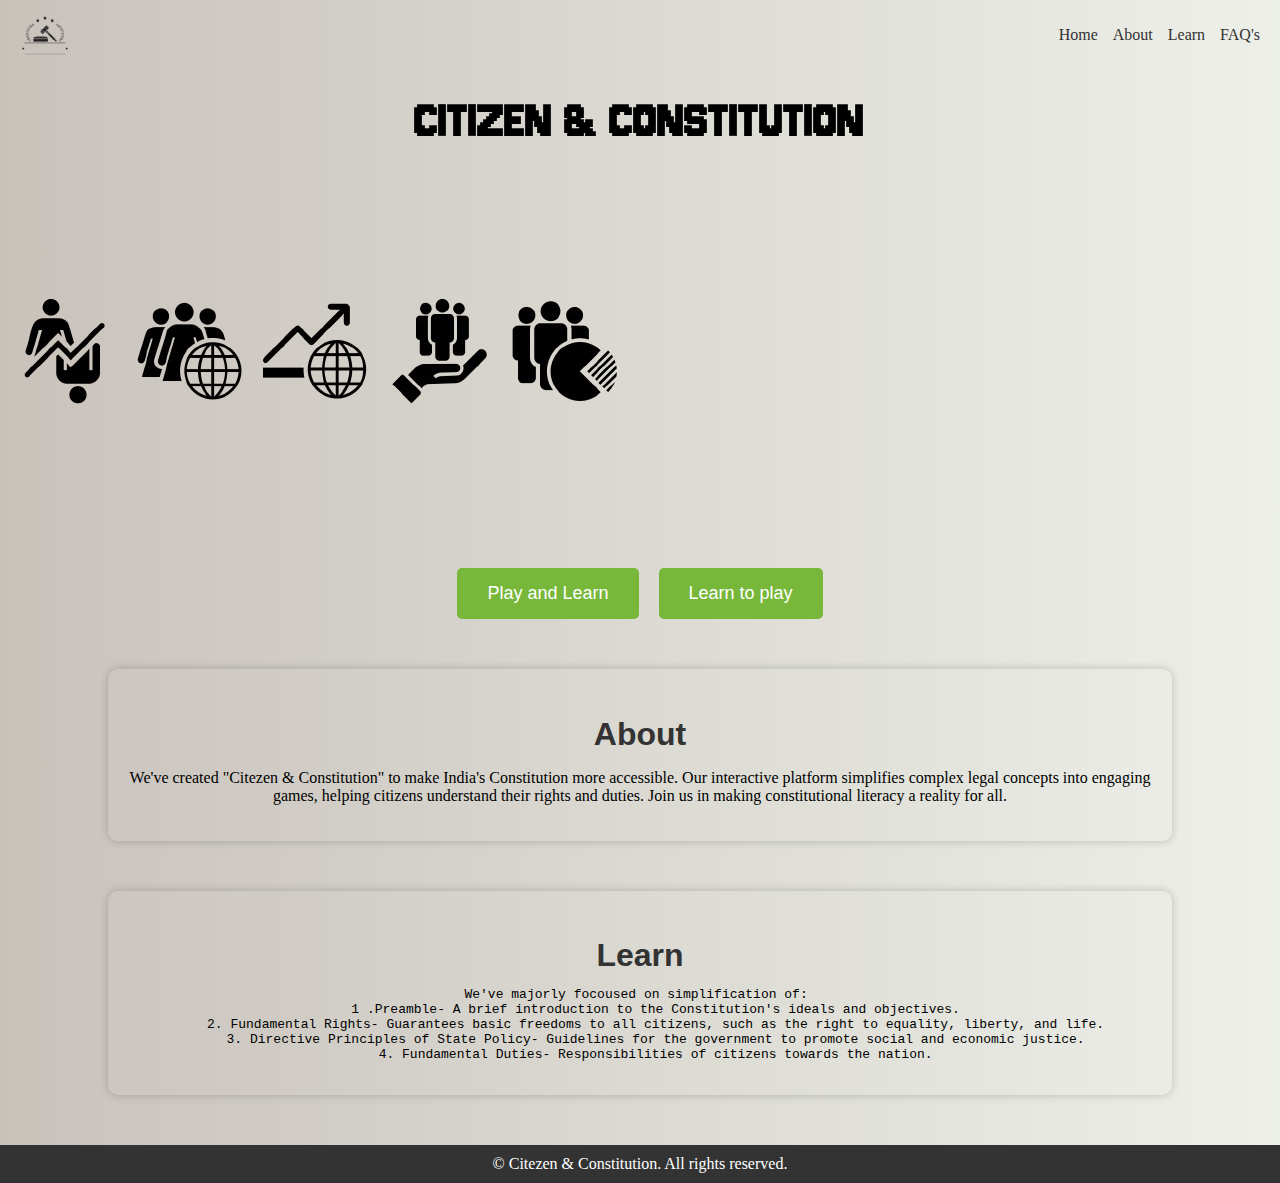
<file: index.html>
<!DOCTYPE html>
<html lang="en">
<head>
  <meta charset="UTF-8">
  <meta name="viewport" content="width=device-width, initial-scale=1.0">
  <title>CITIZEN & CONSTITUTION</title>
  <style>
    @import url('https://fonts.googleapis.com/css2?family=Jersey+10&display=swap');
  </style>
  <link rel="stylesheet" href="style.css">
</head>
<body>
  <div class="navbar">
    <img src="logo1.png" alt="Logo" class="logo">
    <ul class="nav-links">
      <li><a href="#home">Home</a></li>
      <li><a href="#about">About</a></li>
      <li><a href="#learn">Learn</a></li>
      <li><a href="#contact">FAQ's</a></li>
    </ul>
  </div>
  
  <div id="home">
    <h1 class="animated-text">CITIZEN & CONSTITUTION</h1>
   <img src="mainpage.png" alt="main page" class="animated-img">
    <div class="buttons">
      <button class="play-button" onclick="window.location.href='play-and-learn.html'">Play and Learn</button>
      <button class="take-lessons-button">Learn to play</button>
    </div>
  </div> 
  
  <div id="about" class="container">
    <h2>About</h2>
    <p>We've created "Citezen & Constitution" to make India's Constitution more accessible. Our interactive platform simplifies complex legal concepts into engaging games, helping citizens understand their rights and duties. Join us in making constitutional literacy a reality for all.</p>
   
  </div>
  
  <div id="learn" class="container">
    <h2>Learn</h2>
   <pre>We've majorly focoused on simplification of: 
    1 .Preamble- A brief introduction to the Constitution's ideals and objectives.
    2. Fundamental Rights- Guarantees basic freedoms to all citizens, such as the right to equality, liberty, and life.
    3. Directive Principles of State Policy- Guidelines for the government to promote social and economic justice.
    4. Fundamental Duties- Responsibilities of citizens towards the nation.</pre>
  </div>
    
  <footer id="contact" class="footer">
    <p>&copy; Citezen & Constitution. All rights reserved.</p>
  </footer>
  
  
  <script src="script.js"></script>
</body>
</html>
</file>
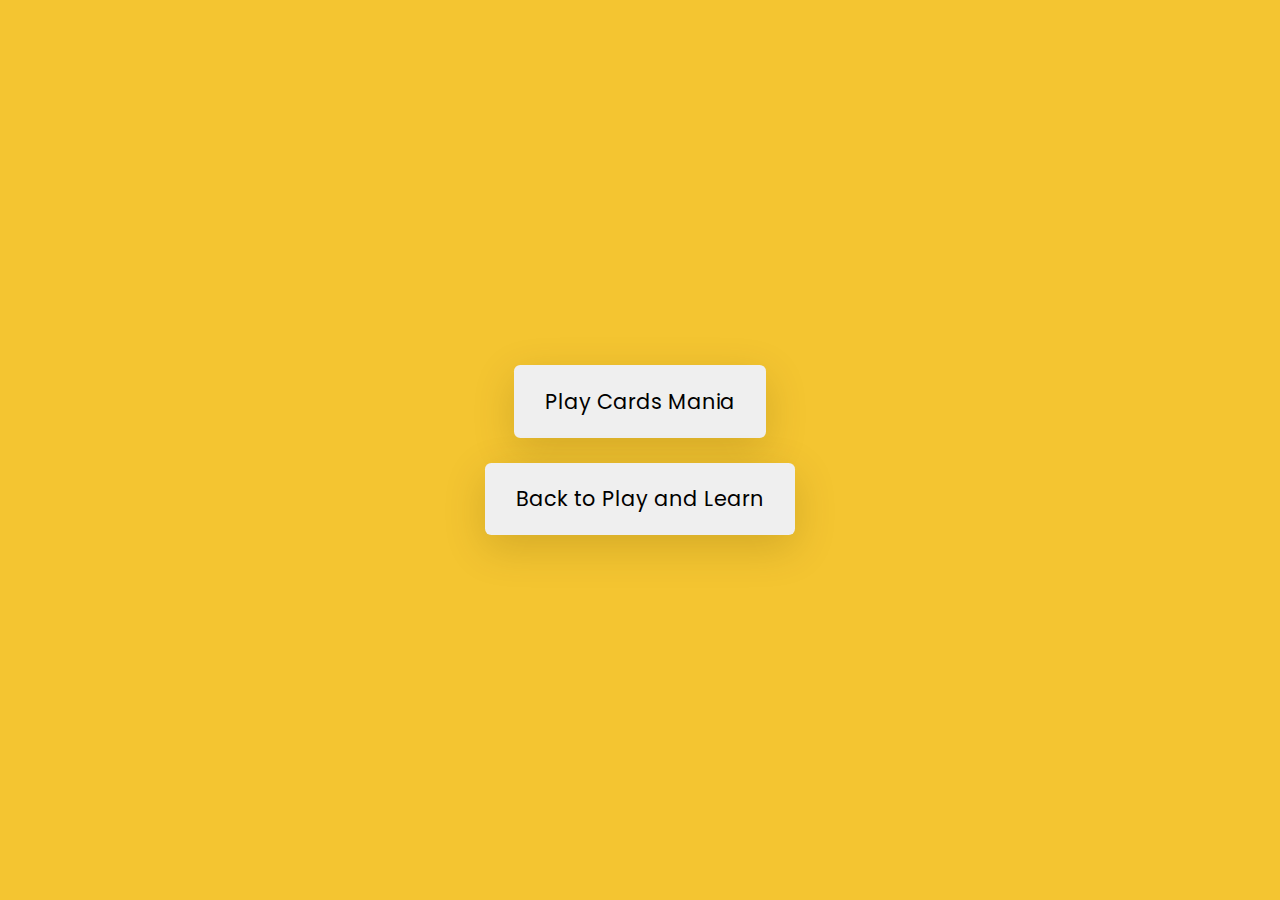
<file: cards-mania.html>
<!DOCTYPE html>
<html lang="en">
  <head>
    <meta name="viewport" content="width=device-width, initial-scale=1.0" />
    <title>Cards Mania</title>
    <!-- Google Fonts -->
    <link
      href="https://fonts.googleapis.com/css2?family=Poppins:wght@400;600&display=swap"
      rel="stylesheet"
    />
    <!-- Stylesheet -->
    <link rel="stylesheet" href="cards-mania.css" />
  </head>
  <body>
    <div class="wrapper">
      <div class="stats-container">
        <div id="moves-count"></div>
        <div id="time"></div>
      </div>
      <div class="game-container"></div>
      <button id="stop" class="hide">Stop Game</button>
    </div>
    <div class="controls-container">
      <p id="result"></p>
      <button id="start">Play Cards Mania</button>
      <br>
      <button onclick="window.location.href='index.html'">Back to Play and Learn</button>
    </div>
    <!-- Script -->
    <script src="cards-mania.js"></script>
  </body>
</html>
</file>
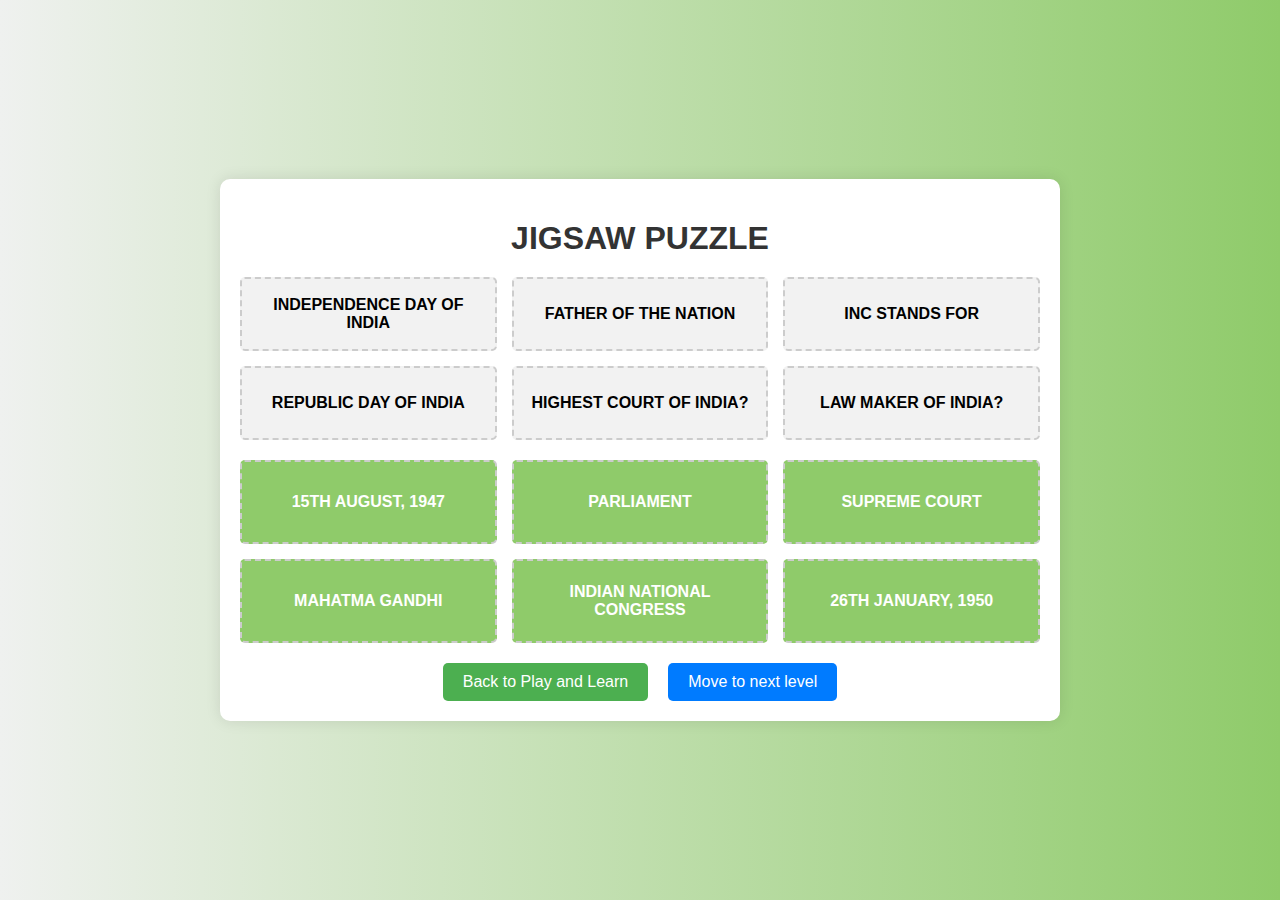
<file: jigsaw-puzzle.html>
<!DOCTYPE html>
<html lang="en">
<head>
  <meta charset="UTF-8">
  <meta name="viewport" content="width=device-width, initial-scale=1.0">
  <title>Jigsaw Puzzle</title>
  <link rel="stylesheet" href="puzzlestyle.css">
</head>
<body>
  <div class="container">
    <h1>JIGSAW PUZZLE</h1>
    <div class="puzzle-grid">
      <div class="dropzone" id="dropzone-1">INDEPENDENCE DAY OF INDIA</div>
      <div class="dropzone" id="dropzone-2">FATHER OF THE NATION</div>
      <div class="dropzone" id="dropzone-3">INC STANDS FOR</div>
      <div class="dropzone" id="dropzone-4">REPUBLIC DAY OF INDIA</div>
      <div class="dropzone" id="dropzone-5">HIGHEST COURT OF INDIA?</div>
      <div class="dropzone" id="dropzone-6">LAW MAKER OF INDIA?</div>
    </div>
    <div class="answers-grid">
      <div class="puzzle-piece" id="dropzone-1" draggable="true">15TH AUGUST, 1947</div>
      <div class="puzzle-piece" id="dropzone-2" draggable="true">MAHATMA GANDHI</div>
      <div class="puzzle-piece" id="dropzone-3" draggable="true">INDIAN NATIONAL CONGRESS</div>
      <div class="puzzle-piece" id="dropzone-4" draggable="true">26TH JANUARY, 1950</div>
      <div class="puzzle-piece" id="dropzone-5" draggable="true">SUPREME COURT</div>
      <div class="puzzle-piece" id="dropzone-6" draggable="true">PARLIAMENT</div>
    </div>
    <div class="buttons">
      <button onclick="window.location.href='index.html'">Back to Play and Learn</button>
      <button onclick="window.location.href='law-ladder.html'">Move to next level</button>
    </div>
  </div>
  <script src="puzzlescript.js"></script>
</body>
</html>
</file>
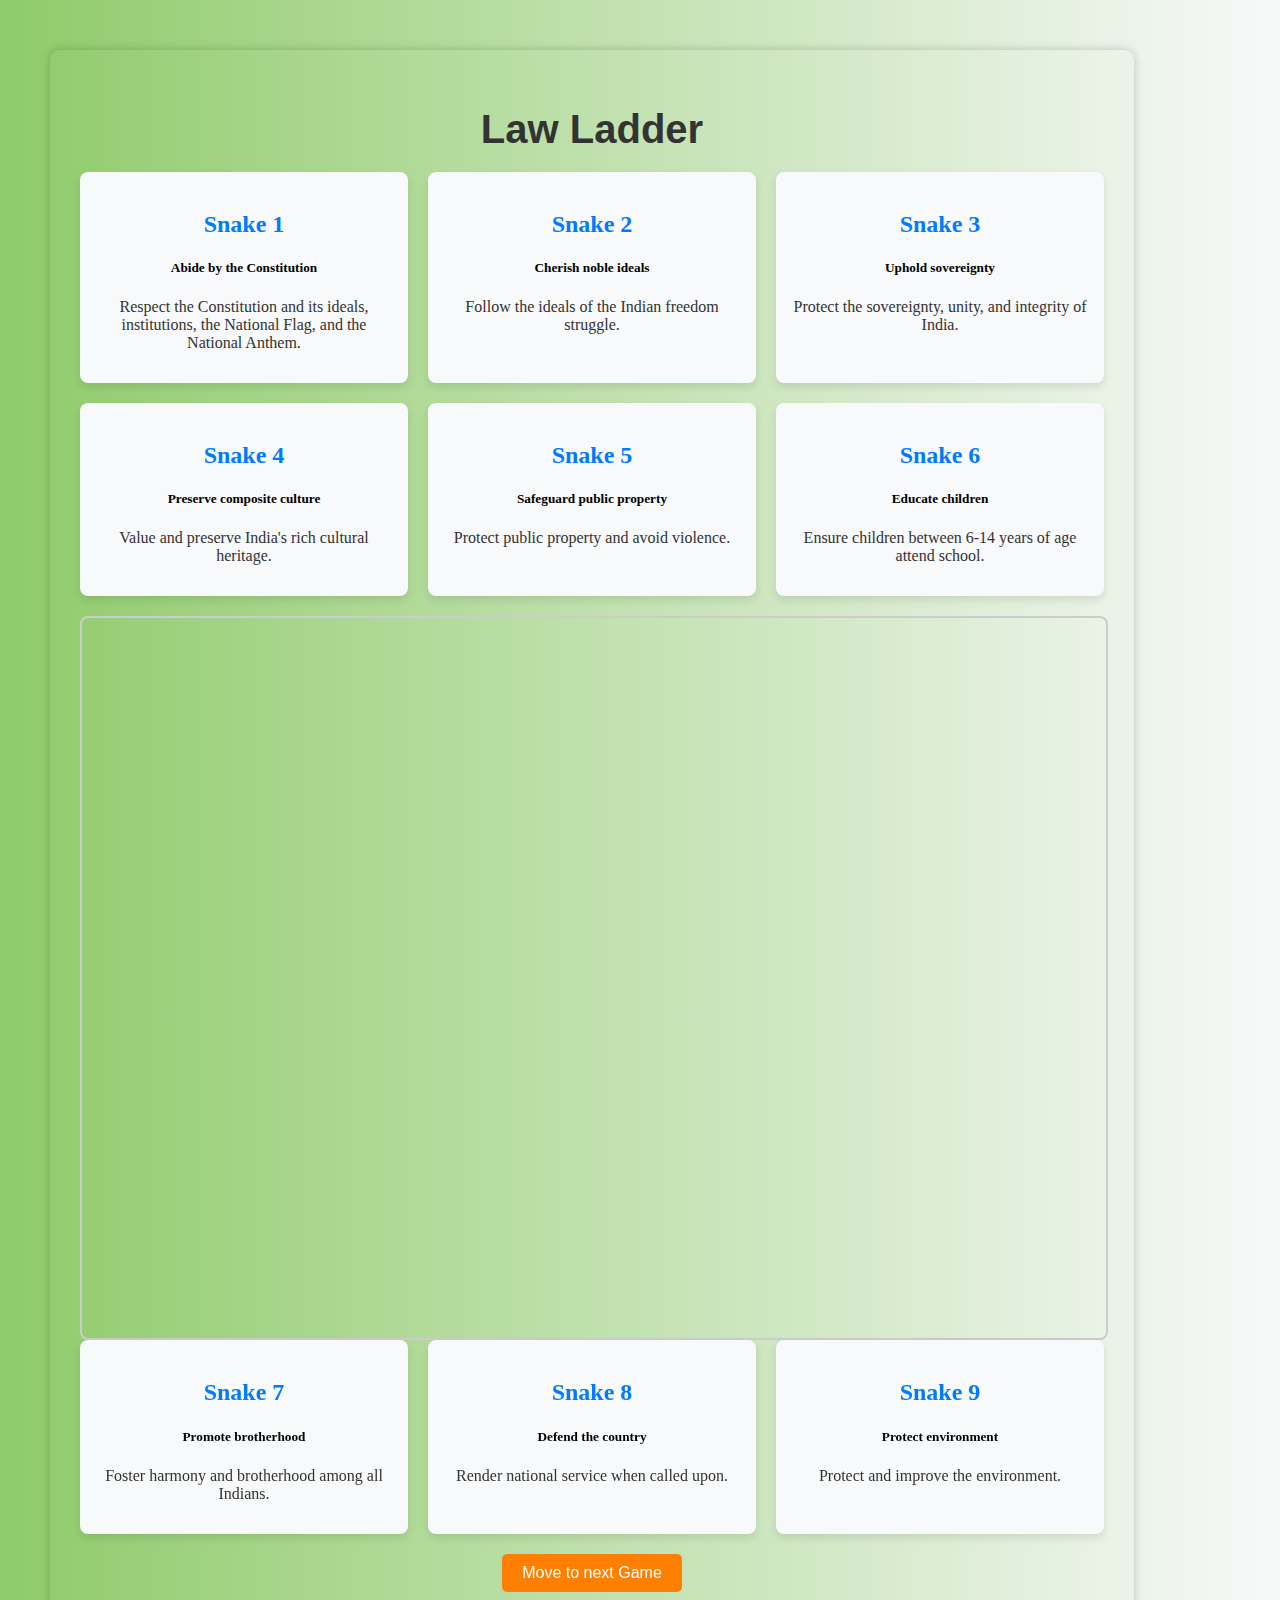
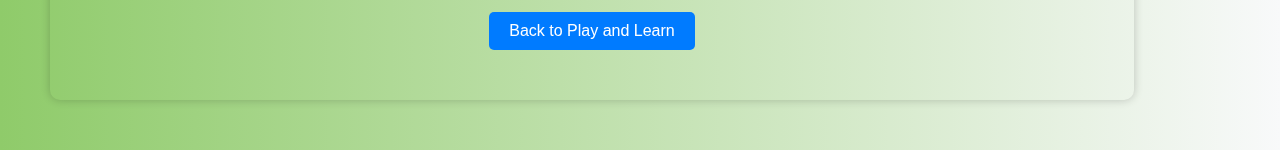
<file: law-ladder.html>
<!DOCTYPE html>
<html lang="en">
<head>
  <meta charset="UTF-8">
  <meta name="viewport" content="width=device-width, initial-scale=1.0">
  <title>Law Ladder</title>
  <link href="https://fonts.cdnfonts.com/css/brick-sans" rel="stylesheet">
  <link rel="stylesheet" href="style.css">
  <style>
    /* Container styling */
    body{
      background: linear-gradient(to right, #8fcb6a, #f8f9fa);
      margin: 0;
      padding: 0;
      box-sizing: border-box;
    }
    .container {
      text-align: center;
      margin: 50px;
      padding: 30px;
    }

    h1 {
      font-size: 2.5em;
      margin-bottom: 20px;
    }

    /* Grid container */
    .grid-container {
      display: grid;
      grid-template-columns: repeat(3, 1fr);
      gap: 20px;
      margin-bottom: 20px;
    }

    /* Individual grid items */
    .grid-item {
      background-color: #f8f9fa;
      padding: 15px;
      border-radius: 8px;
      box-shadow: 0px 4px 8px rgba(0, 0, 0, 0.1);
      transition: transform 0.3s ease;
    }

    .grid-item:hover {
      transform: translateY(-5px);
    }

    .grid-item h3 {
      font-size: 1.5em;
      margin-bottom: 10px;
      color: #007bff;
    }

    .grid-item p {
      font-size: 1em;
      color: #333;
    }

    /* Ensure the iframe takes up available space */
    .game-container {
      width: 100%;
      height: 80vh; /* Adjust the height as needed */
      margin-top: 20px; /* Space between the header and the game */
      border: 2px solid #ccc; /* Optional border */
      border-radius: 8px; /* Rounded corners for a polished look */
      overflow: hidden; /* Ensures the iframe content doesn't overflow */
    }

    .back-button {
      margin-bottom: 20px;
      padding: 10px 20px;
      font-size: 1em;
      background-color: #007bff;
      color: white;
      border: none;
      border-radius: 5px;
      cursor: pointer;
    }

    .back-button:hover {
      background-color: #0056b3;
    }
    
    .next-button {
      margin-bottom: 20px;
      padding: 10px 20px;
      font-size: 1em;
      background-color: #ff8000;
      color: white;
      border: none;
      border-radius: 5px;
      cursor: pointer;
    }

    .next-button:hover {
      background-color: #af5802;
    }
  </style>
</head>
<body>
  <div class="container">
    <h1>Law Ladder</h1>
    
    
    <div class="grid-container">
      <div class="grid-item">
        <h3>Snake 1</h3>
        <h5>Abide by the Constitution</h5>
        <p>Respect the Constitution and its ideals, institutions, the National Flag, and the National Anthem.</p>
      </div>
      <div class="grid-item">
        <h3>Snake 2</h3>
        <h5>Cherish noble ideals</h5>
        <p>Follow the ideals of the Indian freedom struggle.</p>
      </div>
      <div class="grid-item">
        <h3>Snake 3</h3>
        <h5>Uphold sovereignty</h5>
        <p>Protect the sovereignty, unity, and integrity of India.</p>
      </div>
      <div class="grid-item">
        <h3>Snake 4</h3>
        <h5>Preserve composite culture</h5>
        <p>Value and preserve India's rich cultural heritage.</p>
      </div>
      <div class="grid-item">
        <h3>Snake 5</h3>
        <h5>Safeguard public property</h5>
        <p>Protect public property and avoid violence.</p>
      </div>
      <div class="grid-item">
        <h3>Snake 6</h3>
        <h5>Educate children</h5>
        <p>Ensure children between 6-14 years of age attend school.</p>
      </div>
    </div>
    
    <div class="game-container">
      <iframe src="https://www.crazygames.com/embed/snakes-and-ladders" style="width: 100%; height: 100%;" frameborder="0" allow="gamepad *;"></iframe>
    </div>
    <div class="grid-container">
      <div class="grid-item">
        <h3>Snake 7</h3>
        <h5>Promote brotherhood</h5>
        <p>Foster harmony and brotherhood among all Indians.</p>
      </div>
      <div class="grid-item">
        <h3>Snake 8</h3>
        <h5>Defend the country</h5>
        <p> Render national service when called upon.</p>
      </div>
      <div class="grid-item">
        <h3>Snake 9</h3>
        <h5>Protect environment</h5>
        <p>Protect and improve the environment.</p>
      </div>
      </div>

    <button class="next-button" onclick="window.location.href='monopoly.html'">Move to next Game</button>
    <br>  
    <button class="back-button" onclick="window.location.href='play-and-learn.html'">Back to Play and Learn</button>
  </div>
</body>
</html>
</file>
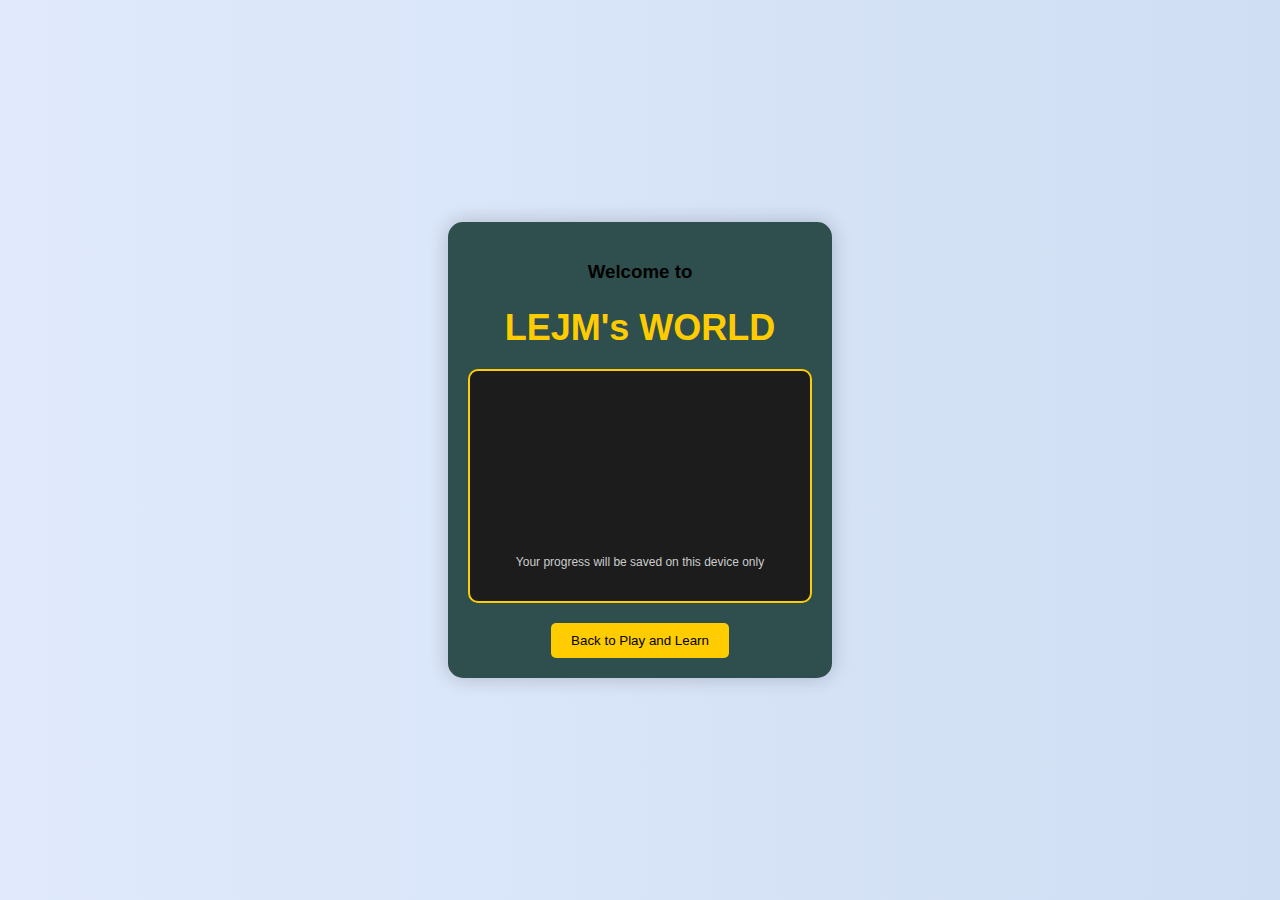
<file: mafia.html>
<!DOCTYPE html>
<html lang="en">
<head>
    <meta charset="UTF-8">
    <meta name="viewport" content="width=device-width, initial-scale=1.0">
    <title>City Buzz</title>
    <link rel="stylesheet" href="monopoly.css">
</head>
<body>
    <div class="container">
        <h3>Welcome to</h3>
        <h1 class="title">LEJM's WORLD</h1>
        <div class="game-box">
            <iframe src="https://www.crazygames.com/embed/gangster-crimes-online-6-mafia-city" style="width: 100%; height: 100%;" frameborder="0" allow="gamepad *;"></iframe>
            
            <p class="note">Your progress will be saved on this device only</p>
        </div>
        <button class="back-button" onclick="window.location.href='play-and-learn.html'">Back to Play and Learn</button>
    </div>
    <script src="monopoly.js"></script>
</body>
</html>
</file>
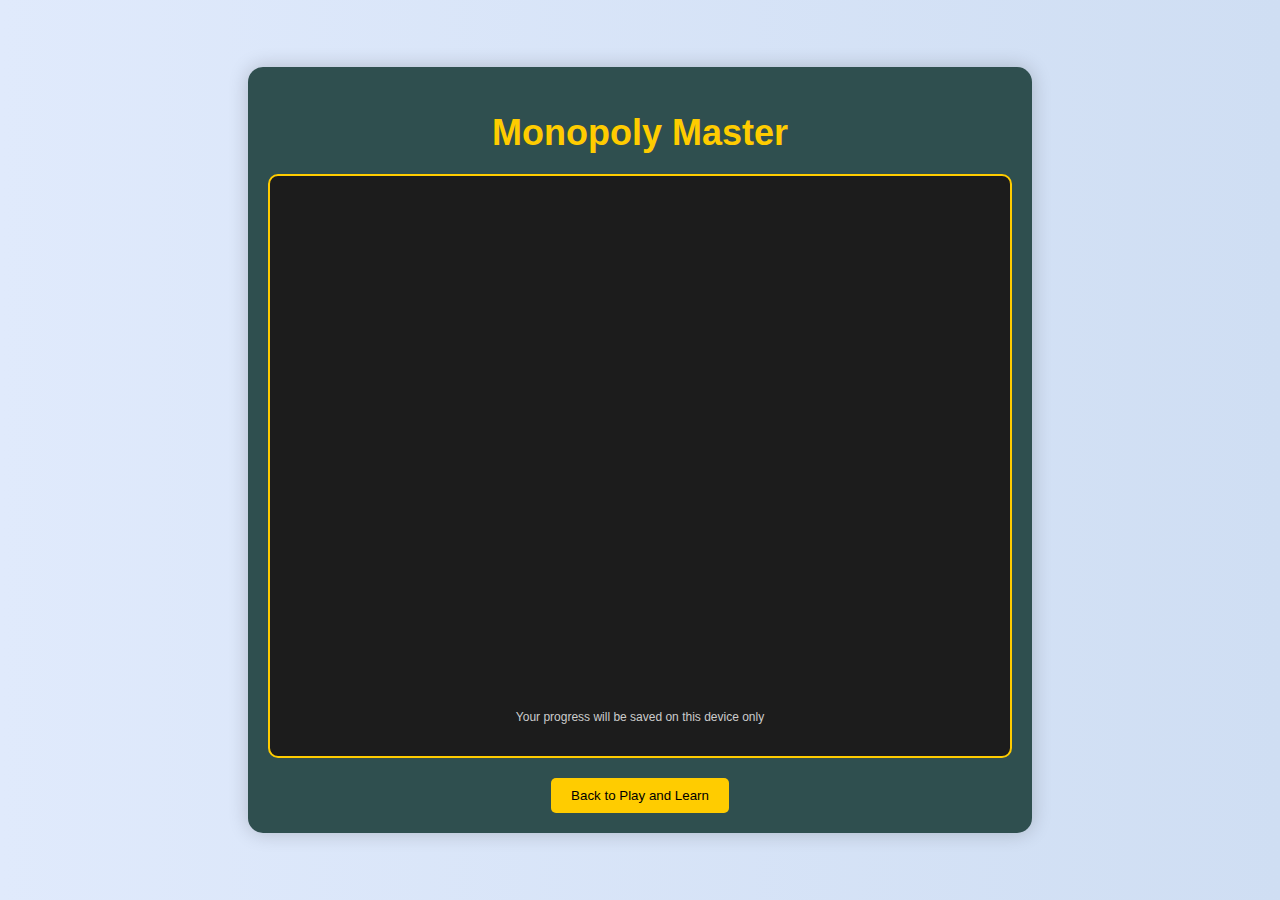
<file: monopoly.html>
<!DOCTYPE html>
<html lang="en">
<head>
    <meta charset="UTF-8">
    <meta name="viewport" content="width=device-width, initial-scale=1.0">
    <title>Monopoly Master</title>
    <link rel="stylesheet" href="monopoly.css">
</head>
<body>
    <div class="container">
        <h1 class="title">Monopoly Master</h1>
        <div class="game-box">
            <iframe src="https://www.crazygames.com/embed/monopoly-clicker" class="game-frame" frameborder="0" allow="gamepad *;"></iframe>
            <p class="note">Your progress will be saved on this device only</p>
        </div>
        <button class="back-button" onclick="window.location.href='play-and-learn.html'">Back to Play and Learn</button>
    </div>
    <script src="monopoly.js"></script>
</body>
</html>
</file>
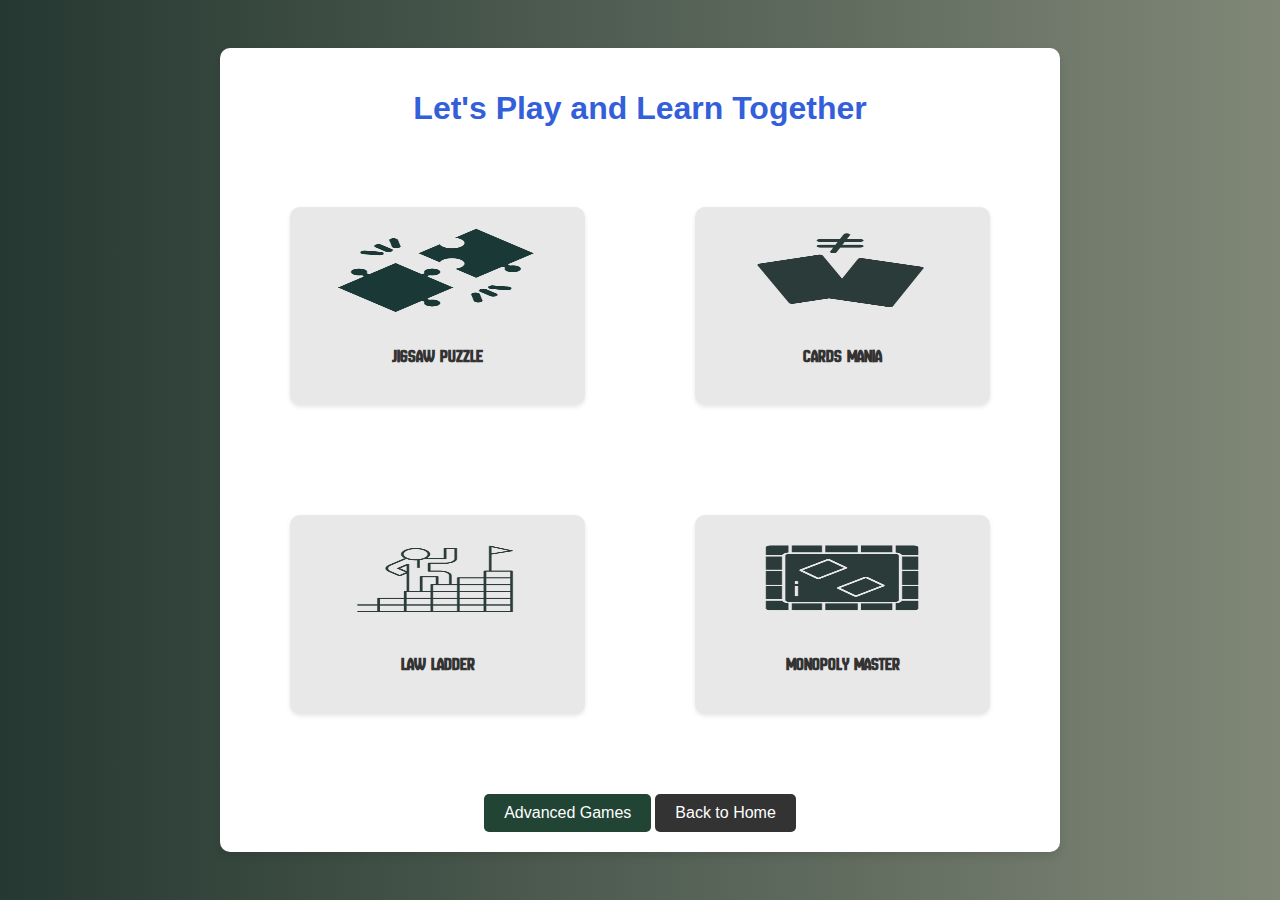
<file: play-and-learn.html>
<!DOCTYPE html>
<html lang="en">
<head>
  <meta charset="UTF-8">
  <meta name="viewport" content="width=device-width, initial-scale=1.0">
  <title>Play and Learn Together</title>
  <link href="https://fonts.googleapis.com/css2?family=New+Amsterdam&display=swap" rel="stylesheet">
  <link rel="stylesheet" href="style.css">
  <link rel="stylesheet" href="playnlearn.css">
</head>
<body>
  <div class="container">
    <h1>Let's Play and Learn Together</h1>
    <div class="games-grid">
      <a href="jigsaw-puzzle.html" class="game-box">
        <img src="jigsawpuzz.png" alt="Jigsaw Puzzle">
        <h3>Jigsaw Puzzle</h3>
      </a>
      <a href="cards-mania.html" class="game-box">
        <img src="cardsmania.png" alt="Cards Mania">
        <h3>Cards Mania</h3>
      </a>
      <a href="law-ladder.html" class="game-box">
        <img src="lawladder.png" alt="Law Ladder">
        <h3>Law Ladder</h3>
      </a>
      <a href="monopoly.html" class="game-box">
        <img src="monopoly.png" alt="Monopoly Master">
        <h3>Monopoly Master</h3>
      </a>
    </div>
    <button class="mafia-button" onclick="window.location.href='mafia.html'"> Advanced Games</button>
    <button class="back-button" onclick="window.location.href='index.html'">Back to Home</button>
  </div>
</body>
</html>
</file>
<file: style.css>
body {
  /* background: linear-gradient(to right, #eff1ef, #da1919); */
  /* background-color: #333; */
  /* background-image: url('Coverimg.jpeg'); */
  background: linear-gradient(to right, #c8c2bb, #edf0e9);
  background-size: cover;
  background-position: center;
  background-repeat: no-repeat;
  margin: 0;
  padding: 0;
}

.navbar {
  display: flex;
  align-items: center;
  background-color: transparent;
  padding: 10px 20px;
  justify-content: space-between;
}

.logo {
  width: 50px;
  height: 50px;
}

.nav-links {
  list-style-type: none;
  display: flex;
  gap: 15px;
  margin: 0;
  padding: 0;
}

.nav-links li {
  display: inline;
}

.nav-button {
  background-color: #2fff00;
  color: #fff;
  padding: 10px 20px;
  border-radius: 5px;
  text-decoration: none;
  font-size: 16px;
  transition: background-color 0.3s;
}

.nav-button:hover {
  background-color: #4e8f0d;
}

.container {
  margin: 50px auto;
  padding: 20px;
  /* background-image: url('Coverimg.jpeg'); */
  border-radius: 10px;
  box-shadow: 0px 0px 10px rgba(0, 0, 0, 0.2);
  width: 80%;
  text-align: center;
  z-index: 1;
  position: relative;
}

h1 {
  font-family: 'Jersey 10', sans-serif;
  font-size: 3.5rem; /* Increased size */
  margin-bottom: 20px;
  color: #333;
  animation: colorChange 3s infinite alternate;
}

h2 {
  font-family: Arial, sans-serif;
  font-size: 2rem;
  margin-bottom: 10px;
  color: #333;
}

.animated-text {
  font-family: 'Jersey 10', sans-serif;
  font-size: 3.5rem;
  color: #000;
  text-align: center;
  margin-top: 20px;
}

@keyframes colorChange {
  0% { color: #333; }
  100% { color: #77b73a; }
}

.animation-container {
  margin: 20px 0;
  overflow: hidden;
  position: relative;
  display: inline-block;
  animation: rotateAnimation 5s linear infinite;
}

.animation-image {
  max-width: 100%;
  height: auto;
  display: block;
}

@keyframes rotateAnimation {
  from { transform: rotate(0deg); }
  to { transform: rotate(360deg); }
}

.content-image {
  max-width: 100%;
  height: auto;
  margin: 20px 0;
}

.buttons {
  display: flex;
  justify-content: center;
  gap: 20px;
  margin-top: 20px;
}

.play-button, .take-lessons-button {
  padding: 15px 30px;
  font-size: 18px;
  background-color: #77b73a;
  color: #fff;
  border: none;
  border-radius: 5px;
  cursor: pointer;
  transition: transform 0.3s;
}

.play-button:hover, .take-lessons-button:hover {
  background-color:#77b73a;;
  transform: scale(1.1);
}
.footer {
  background-color: #333;
  color: white;
  text-align: center;
  padding: 10px 20px;
  margin-top: auto; /* Pushes the footer to the bottom */
}

.footer p {
  margin: 0;
}
.nav-links a {
  color:#333; /* Set the text color to white */
  text-decoration: none; /* Remove the underline */
}

.nav-links a:hover {
  color: #00ff04; /* Optional: Change color on hover */
  text-decoration: none; /* Ensure no underline on hover */
}
.grid-container {
  display: grid;
  grid-template-columns: repeat(3, 1fr);
  gap: 20px;
  margin-bottom: 20px;
}

/* Individual grid items */
.grid-item {
  background-color:transparent;
  padding: 15px;
  border-radius: 8px;
  box-shadow: 0px 4px 8px rgba(0, 0, 0, 0.1);
  transition: transform 0.3s ease;
}

.grid-item:hover {
  transform: translateY(-5px);
}

.grid-item h3 {
  font-size: 1.5em;
  margin-bottom: 10px;
  color: #007bff;
}

.grid-item p {
  font-size: 1em;
  color: #333;
}

/* Ensure the iframe takes up available space */
.game-container {
  width: 100%;
  height: 80vh; /* Adjust the height as needed */
  margin-top: 20px; /* Space between the header and the game */
  border: 2px solid #ccc; /* Optional border */
  border-radius: 8px; /* Rounded corners for a polished look */
  overflow: hidden; /* Ensures the iframe content doesn't overflow */
}
.animated-img {
  position: relative;
  animation: moveLeftToRight 5s linear infinite;
  max-width: 100%;
  height: auto;
}

@keyframes moveLeftToRight {
  0% { 
    transform: translateX(-100%); 
  }
  100% { 
    transform: translateX(100%); 
  }
}
</file>
<file: cards-mania.css>
* {
    padding: 0;
    margin: 0;
    box-sizing: border-box;
    font-family: "Poppins", sans-serif;
  }
  body {
    background-color: #f4c531;
  }
  .wrapper {
    box-sizing: content-box;
    width: 26.87em;
    padding: 2.5em 3em;
    background-color: #ffffff;
    position: absolute;
    transform: translate(-50%, -50%);
    left: 50%;
    top: 50%;
    border-radius: 0.6em;
    box-shadow: 0 0.9em 2.8em rgba(86, 66, 0, 0.2);
  }
  .game-container {
    position: relative;
    width: 100%;
    display: grid;
    gap: 0.6em;
  }
  .stats-container {
    text-align: right;
    margin-bottom: 1.2em;
  }
  .stats-container span {
    font-weight: 600;
  }
  .card-container {
    position: relative;
    width: 6.25em;
    height: 6.25em;
    cursor: pointer;
  }
  .card-before,
  .card-after {
    position: absolute;
    border-radius: 5px;
    width: 100%;
    height: 100%;
    display: flex;
    align-items: center;
    justify-content: center;
    border: 4px solid #000000;
    transition: transform 0.7s ease-out;
    backface-visibility: hidden;
  }
  .card-before {
    background-color: #f4c531;
    font-size: 2.8em;
    font-weight: 600;
  }
  .card-after {
    background-color: #ffffff;
    transform: rotateY(180deg);
  }
  .card-container.flipped .card-before {
    transform: rotateY(180deg);
  }
  .card-container.flipped .card-after {
    transform: rotateY(0deg);
  }
  .controls-container {
    position: absolute;
    display: flex;
    align-items: center;
    justify-content: center;
    flex-direction: column;
    width: 100%;
    height: 100%;
    background-color: #f4c531;
    top: 0;
  }
  button {
    border: none;
    border-radius: 0.3em;
    padding: 1em 1.5em;
    cursor: pointer;
  }
  #stop {
    font-size: 1.1em;
    display: block;
    margin: 1.1em auto 0 auto;
    background-color: #000000;
    color: #ffffff;
  }
  .controls-container button {
    font-size: 1.3em;
    box-shadow: 0 0.6em 2em rgba(86, 66, 0, 0.2);
  }
  .hide {
    display: none;
  }
  #result {
    text-align: center;
  }
  #result h2 {
    font-size: 2.5em;
  }
  #result h4 {
    font-size: 1.8em;
    margin: 0.6em 0 1em 0;
  }
</file>
<file: puzzlestyle.css>
body {
    font-family: sans-serif;
    background: linear-gradient(to right, #eff1ef, #8fcb6a);
    margin: 0;
    padding: 0;
    display: flex;
    justify-content: center;
    align-items: center;
    height: 100vh;
  }
  
  .container {
    background-color: #fff;
    padding: 20px;
    border-radius: 10px;
    box-shadow: 0 0 15px rgba(0, 0, 0, 0.1);
    width: 80%;
    max-width: 800px;
    text-align: center;
  }
  
  h1 {
    font-family: 'Brick Sans', sans-serif; /* Custom font for heading */
    font-size: 2rem;
    color: #333;
    margin-bottom: 20px;
  }
  
  .puzzle-grid, .answers-grid {
    display: grid;
    grid-template-columns: repeat(3, 1fr);
    gap: 15px;
    margin-bottom: 20px;
  }
  
  .dropzone, .puzzle-piece {
    background-color: #f2f2f2;
    border: 2px dashed #ccc;
    padding: 10px;
    border-radius: 5px;
    font-weight: bold;
    min-height: 50px;
    display: flex;
    align-items: center;
    justify-content: center;
    position: relative;
    transition: background-color 0.3s ease;
    cursor: pointer;
  }
  
  .puzzle-piece {
    background-color: #8fcb6a;
    color: #fff;
    padding: 15px;
    border-radius: 5px;
    cursor: pointer;
    text-align: center;
    font-weight: bold;
  }
  
  .dropzone.correct {
    background-color: #90EE90; /* Dark green color for correct answers */
  }
  
  .dropzone.incorrect {
    background-color: #FFCDD2; /* Red color for incorrect answers */
  }
  
  .dropzone.has-piece {
    /* Ensure the dropzone's background color is not overridden when a piece is attached */
    background-color: transparent;
  }
  
  .dropzone p {
    visibility: hidden; /* Initially hide the text inside dropzone */
  }
  
  .dropzone.has-piece p {
    visibility: visible; /* Show the text when the piece is dropped */
  }
  
  .buttons {
    display: flex;
    justify-content: center;
    gap: 20px;
    margin-top: 20px;
  }
  
  .buttons button {
    background-color: #4caf50;
    color: #fff;
    padding: 10px 20px;
    border: none;
    border-radius: 5px;
    font-size: 1rem;
    cursor: pointer;
    transition: background-color 0.3s ease;
  }
  
  .buttons button:hover {
    background-color: #388e3c;
  }
  
  .buttons button:active {
    background-color: #2e7d32;
  }
  
  .buttons button:nth-child(2) {
    background-color: #007bff;
  }
  
  .buttons button:nth-child(2):hover {
    background-color: #0069d9;
  }
  
  .buttons button:nth-child(2):active {
    background-color: #0056b3;
  }
  /* ... existing styles ... */

.background-light {
    position: absolute;
    top: 0;
    left: 0;
    width: 100%;
    height: 100%;
    background-color: #333; /* Adjust opacity as needed */
    z-index: -1; /* Place it behind the container */
  }
</file>
<file: monopoly.css>
body {
    font-family: Arial, sans-serif;
    background: linear-gradient(to right, #e0eafc, #cfdef3);
    margin: 0;
    padding: 0;
    display: flex;
    justify-content: center;
    align-items: center;
    height: 100vh;
}

.container {
    text-align: center;
    background: #2f4f4f;
    padding: 20px;
    border-radius: 15px;
    box-shadow: 0px 0px 20px rgba(0, 0, 0, 0.2);
    position: relative;
    animation: fadeIn 2s ease-in-out;
}

.title {
    font-size: 36px;
    color: #ffcc00;
    margin-bottom: 20px;
}

.game-box {
    background: #1c1c1c;
    border-radius: 10px;
    padding: 20px;
    animation: slideIn 1s ease-in-out;
    border: 2px solid #ffcc00;
}

.game-frame {
    width: 700px;  /* Adjust the width as needed */
    height: 500px;  /* Adjust the height as needed */
    border-radius: 10px;
}

.note {
    font-size: 12px;
    color: #cccccc;
    margin-top: 10px;
}

.back-button {
    display: block;
    margin: 20px auto 0;
    padding: 10px 20px;
    background-color: #ffcc00;
    color: #000;
    border: none;
    border-radius: 5px;
    cursor: pointer;
    transition: transform 0.2s;
}

.back-button:hover {
    transform: scale(1.05);
}

@keyframes fadeIn {
    from { opacity: 0; }
    to { opacity: 1; }
}

@keyframes slideIn {
    from { transform: translateY(100px); }
    to { transform: translateY(0); }
}
</file>
<file: playnlearn.css>
body {
  font-family: 'New Amsterdam', sans-serif;
  background: linear-gradient(to right, #253831, #808777);
  margin: 0;
  padding: 0;
  display: flex;
  justify-content: center;
  align-items: center;
  height: 100vh;
}

.container {
  text-align: center;
  max-width: 800px;
  width: 100%;
  padding: 20px;
  background-color: #fff;
  box-shadow: 0 4px 8px rgba(0, 0, 0, 0.1);
  border-radius: 10px;
}

h1 {
  margin-bottom: 30px;
  font-size: 2rem;
  color: #335fda;
}

.games-grid {
  display: grid;
  grid-template-columns: repeat(2, 1fr);
  gap: 10px;
  margin-bottom: 30px;
}

.gif {
  width: 50px;
  height: 50px;
  display: block;
  margin: 0 auto;
}

.game-box {
  margin: 50px;
  background-color: #e8e8e8;
  padding: 20px;
  border-radius: 10px;
  text-align: center;
  transition: transform 0.2s ease;
  box-shadow: 0 2px 4px rgba(0, 0, 0, 0.1);
  text-decoration: none;
  color: #333;
}

.game-box img {
  width: 200px;
  height: 85px;
  border-radius: 10px;
  margin-bottom: 10px;
}

.game-box p {
  font-size: 1.2rem;
  margin: 0;
}

.game-box:hover {
  transform: translateY(-5px);
}

.back-button {
  padding: 10px 20px;
  font-size: 1rem;
  color: #fff;
  background-color: #333;
  border: none;
  border-radius: 5px;
  cursor: pointer;
  transition: background-color 0.2s ease;
}

.back-button:hover, .mafia-button:hover {
  background-color: #555;
}
.mafia-button{
  padding: 10px 20px;
  font-size: 1rem;
  color: #fff;
  background-color: #214435;
  border: none;
  border-radius: 5px;
  cursor: pointer;
  transition: background-color 0.2s ease;
}
</file>
